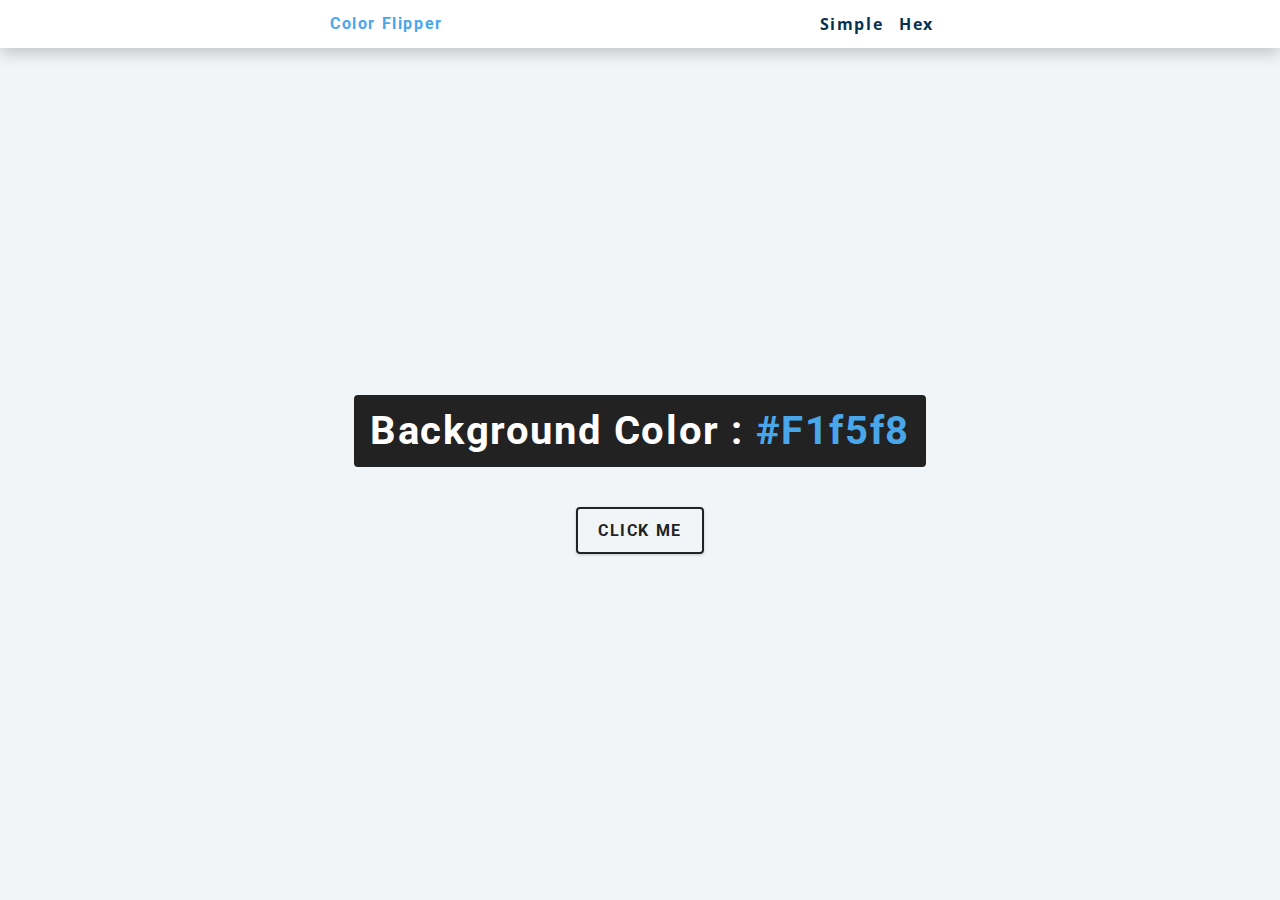
<file: 01-color-flipper/final/index.html>
<!DOCTYPE html>
<html lang="en">
  <head>
    <meta charset="UTF-8" />
    <meta name="viewport" content="width=device-width, initial-scale=1.0" />
    <title>Color Flipper || Simple</title>

    <!-- styles -->
    <link rel="stylesheet" href="styles.css" />
  </head>
  <body>
    <nav>
      <div class="nav-center">
        <h4>color flipper</h4>
        <ul class="nav-links">
          <li><a href="index.html">simple</a></li>
          <li><a href="hex.html">hex</a></li>
        </ul>
      </div>
    </nav>
    <main>
      <div class="container">
        <h2>background color : <span class="color">#f1f5f8</span></h2>
        <button class="btn btn-hero" id="btn">click me</button>
      </div>
    </main>
    <!-- javascript -->
    <script src="app.js"></script>
  </body>
</html>
</file>
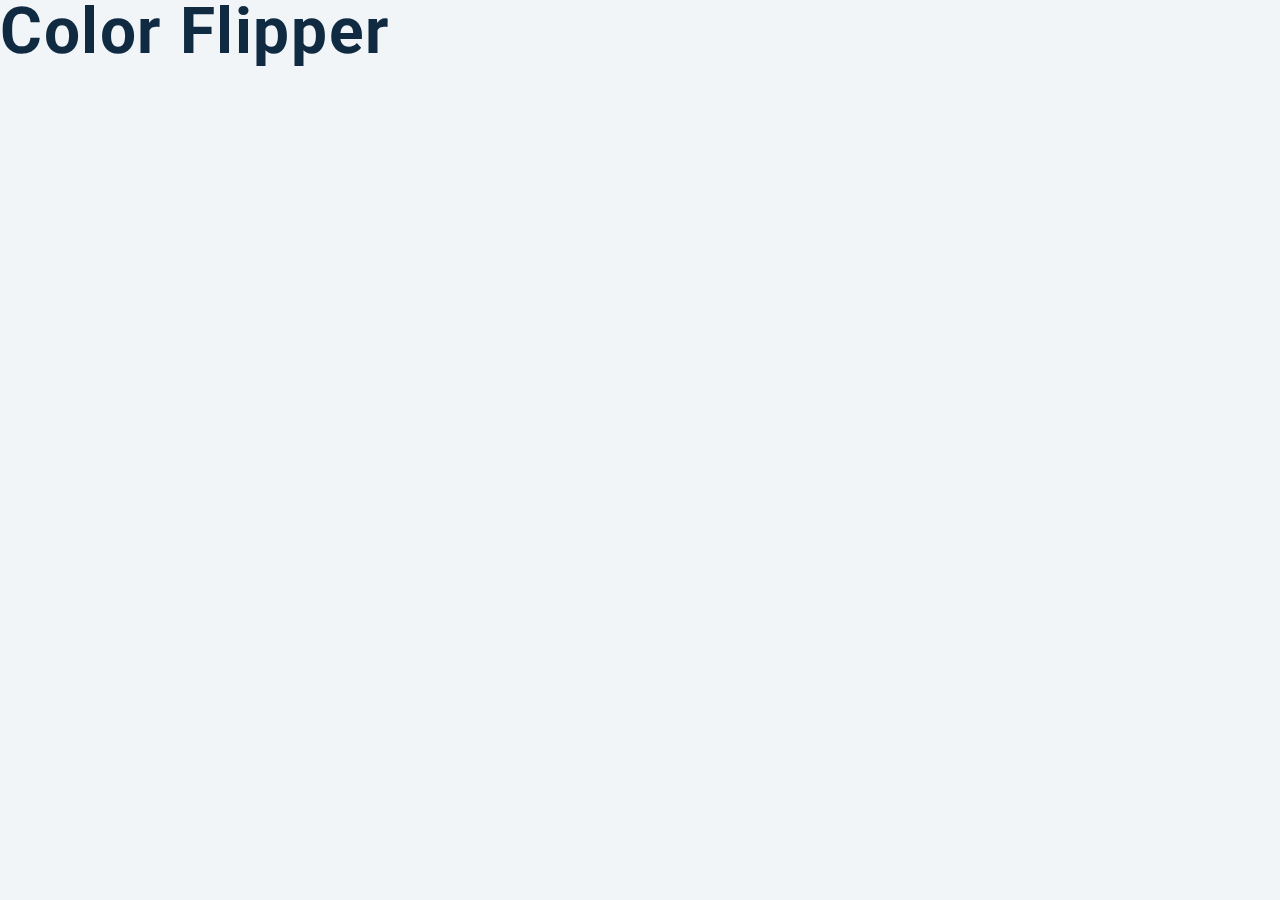
<file: 01-color-flipper/setup/index.html>
<!DOCTYPE html>
<html lang="en">
  <head>
    <meta charset="UTF-8" />
    <meta name="viewport" content="width=device-width, initial-scale=1.0" />
    <title>Color Flipper || Simple</title>

    <!-- styles -->
    <link rel="stylesheet" href="styles.css" />
  </head>
  <body>
    <h1>color flipper</h1>
    <!-- javascript -->
    <script src="app.js"></script>
  </body>
</html>
</file>
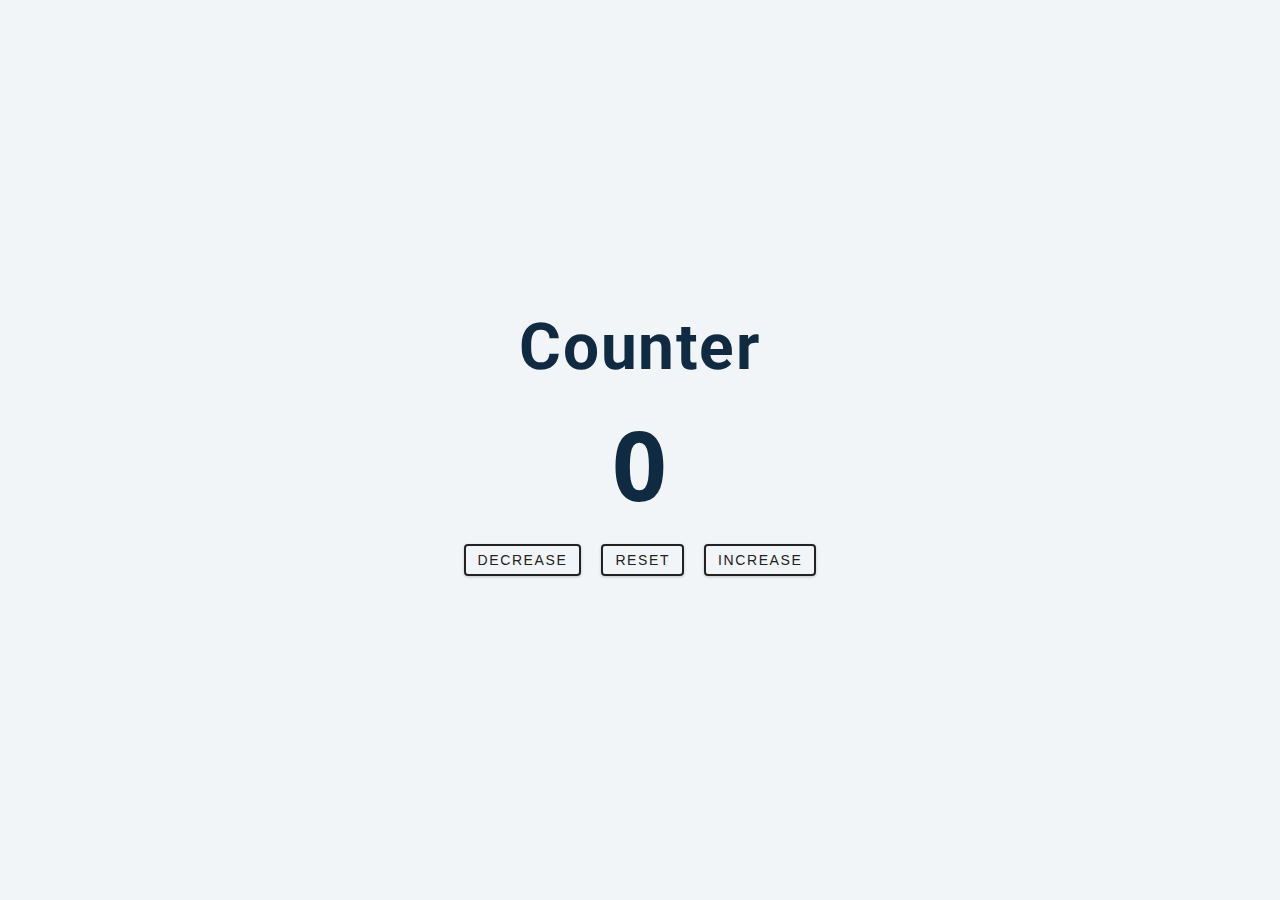
<file: 02-counter/final/index.html>
<!DOCTYPE html>
<html lang="en">
  <head>
    <meta charset="UTF-8" />
    <meta name="viewport" content="width=device-width, initial-scale=1.0" />
    <title>Counter</title>

    <!-- styles -->
    <link rel="stylesheet" href="styles.css" />
  </head>
  <body>
    <main>
      <div class="container">
        <h1>counter</h1>
        <span id="value">0</span>
        <div class="button-container">
          <button class="btn decrease">decrease</button>
          <button class="btn reset">reset</button>
          <button class="btn increase">increase</button>
        </div>
      </div>
    </main>
    <!-- javascript -->
    <script src="app.js"></script>
  </body>
</html>
</file>
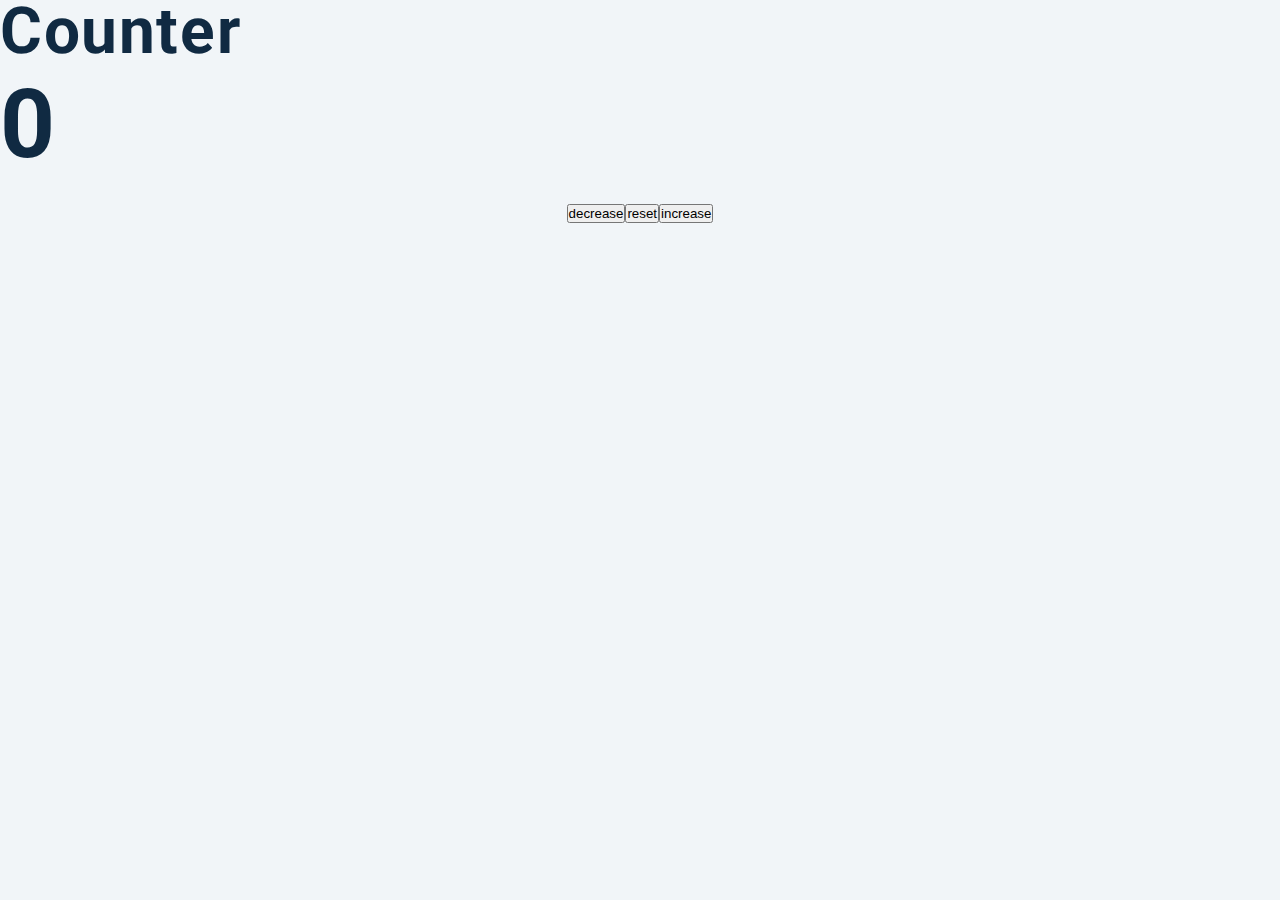
<file: 02-counter/setup/index.html>
<!DOCTYPE html>
<html lang="en">
  <head>
    <meta charset="UTF-8" />
    <meta name="viewport" content="width=device-width, initial-scale=1.0" />
    <title>Counter</title>

    <!-- styles -->
    <link rel="stylesheet" href="styles.css" />
  </head>
  <body>
    <h1>counter</h1>
    <h2 id="value">0</h2>
    <!-- buttons -->
    <div class="btn-container">
      <button id="btn-decrease">decrease</button>
      <button id="btn-reset">reset</button>
      <button id="btn-increase">increase</button>
    </div>
    <!-- javascript -->
    <script src="app.js"></script>
  </body>
</html>
</file>
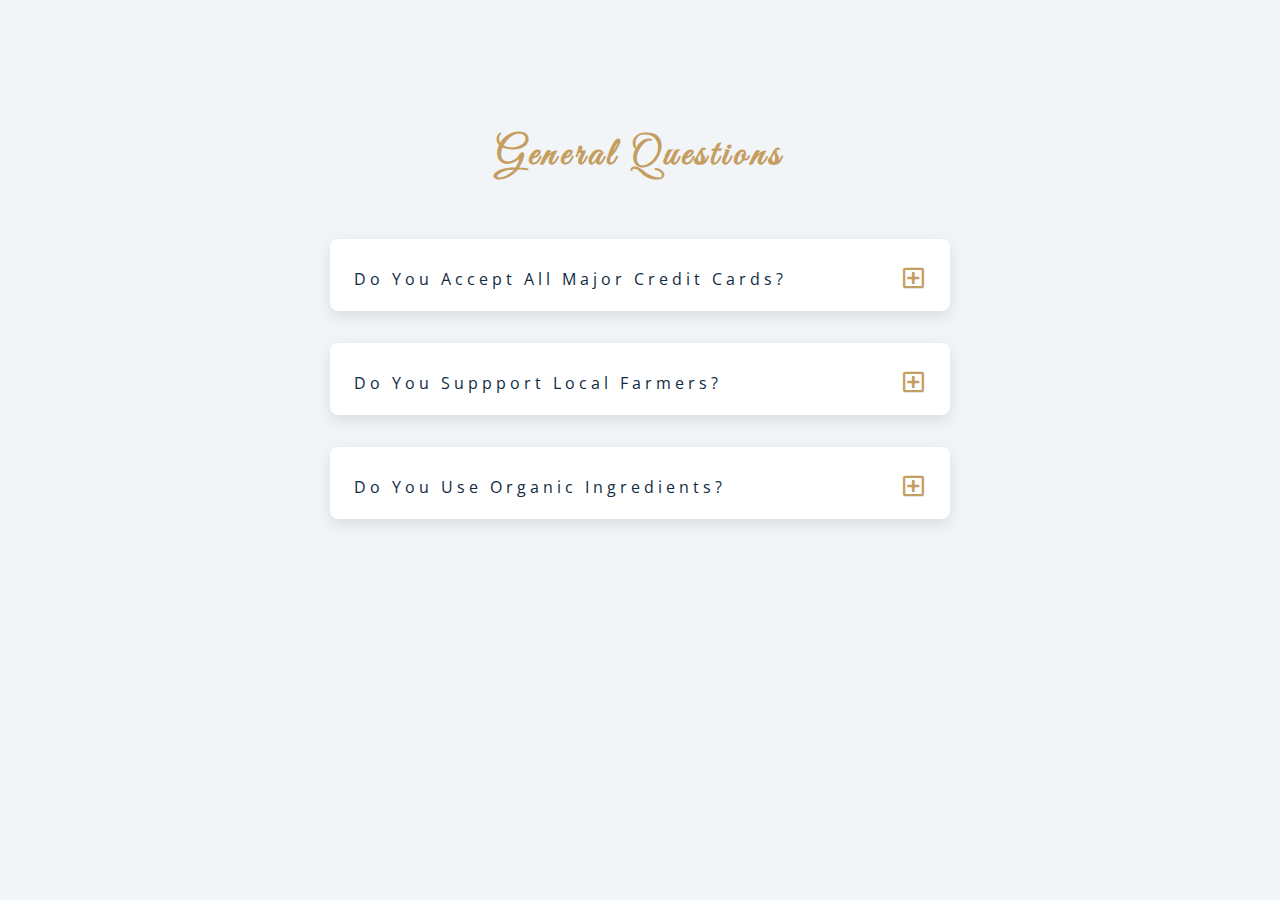
<file: 07-questions/final/index.html>
<!DOCTYPE html>
<html lang="en">
  <head>
    <meta charset="UTF-8" />
    <meta name="viewport" content="width=device-width, initial-scale=1.0" />
    <title>Q & A</title>
    <!-- font-awesome -->
    <link rel="stylesheet" href="https://cdnjs.cloudflare.com/ajax/libs/font-awesome/5.14.0/css/all.min.css" />
    <!-- extra fonts -->
    <link
      href="https://fonts.googleapis.com/css?family=Great+Vibes&display=swap"
      rel="stylesheet"
    />
    <!-- styles -->
    <link rel="stylesheet" href="styles.css" />
  </head>
  <body>
      <section class="questions">
        <!-- title -->
        <div class="title">
          <h2>general questions</h2>
        </div>
        <!-- questions -->
        <div class="section-center">
          <!-- single question -->
          <article class="question">
            <!-- question title -->
            <div class="question-title">
              <p>do you accept all major credit cards?</p>
              <button type="button" class="question-btn">
                <span class="plus-icon">
                  <i class="far fa-plus-square"></i>
                </span>
                <span class="minus-icon">
                  <i class="far fa-minus-square"></i>
                </span>
              </button>
            </div>
            <!-- question text -->
            <div class="question-text">
              <p>
                Lorem ipsum dolor sit amet, consectetur adipisicing elit. Est
                dolore illo dolores quia nemo doloribus quaerat, magni numquam
                repellat reprehenderit.
              </p>
            </div>
          </article>
          <!-- end of single question -->
          <!-- single question -->
          <article class="question">
            <!-- question title -->
            <div class="question-title">
              <p>do you suppport local farmers?</p>
              <button type="button" class="question-btn">
                <span class="plus-icon">
                  <i class="far fa-plus-square"></i>
                </span>
                <span class="minus-icon">
                  <i class="far fa-minus-square"></i>
                </span>
              </button>
            </div>
            <!-- question text -->
            <div class="question-text">
              <p>
                Lorem ipsum dolor sit amet, consectetur adipisicing elit. Est
                dolore illo dolores quia nemo doloribus quaerat, magni numquam
                repellat reprehenderit.
              </p>
            </div>
          </article>
          <!-- end of single question -->
          <!-- single question -->
          <article class="question">
            <!-- question title -->
            <div class="question-title">
              <p>do you use organic ingredients?</p>
              <!-- button -->
              <button type="button" class="question-btn">
                <span class="plus-icon">
                  <i class="far fa-plus-square"></i>
                </span>
                <span class="minus-icon">
                  <i class="far fa-minus-square"></i>
                </span>
              </button>
            </div>
            <!-- question text -->
            <div class="question-text">
              <p>
                Lorem ipsum dolor sit amet, consectetur adipisicing elit. Est
                dolore illo dolores quia nemo doloribus quaerat, magni numquam
                repellat reprehenderit.
              </p>
            </div>
          </article>
          <!-- end of single question -->
      </section>
    </main>
    <!-- javascript -->
    <script src="app.js"></script>
  </body>
</html>
</file>
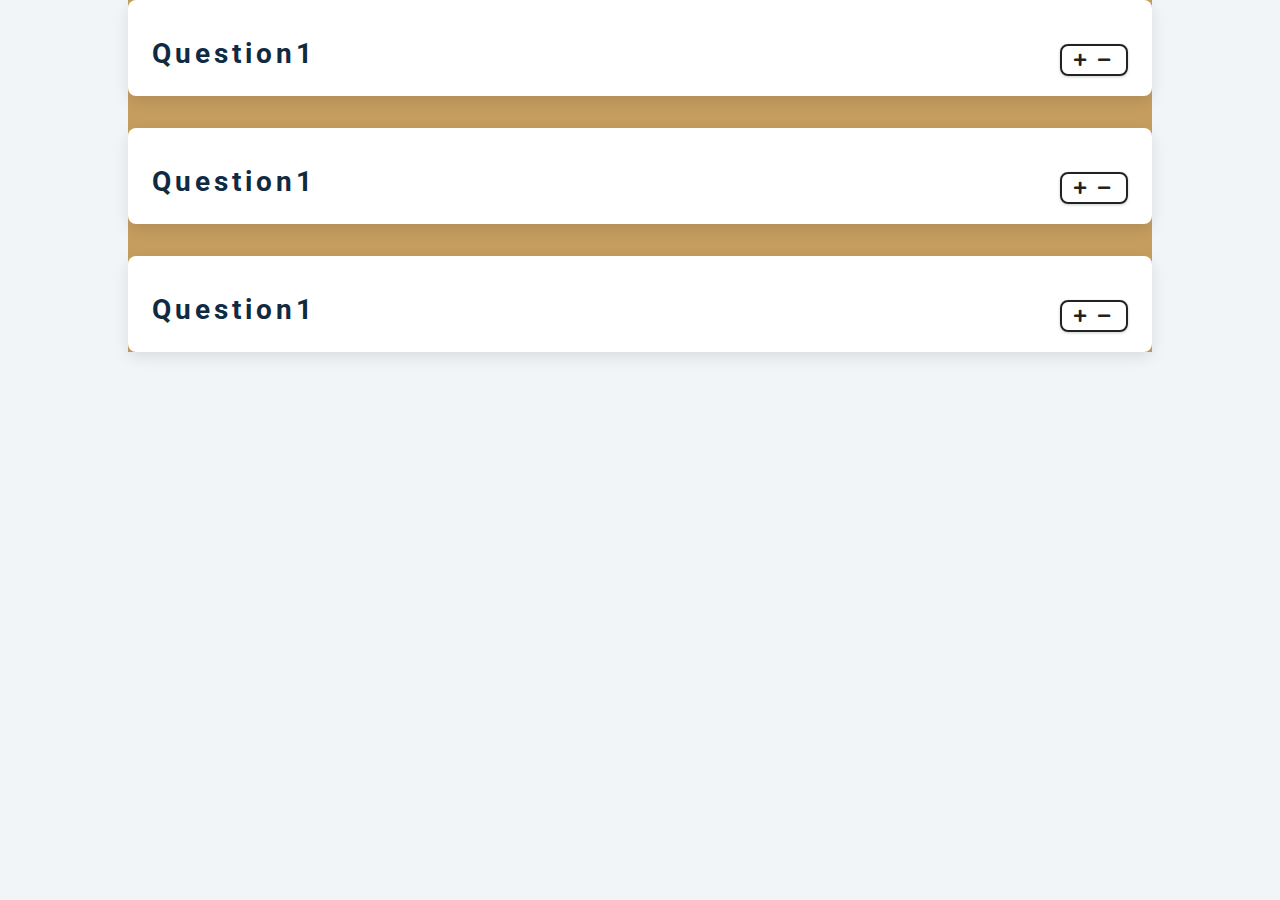
<file: 07-questions/setup/index.html>
<!DOCTYPE html>
<html lang="en">
  <head>
    <meta charset="UTF-8" />
    <meta name="viewport" content="width=device-width, initial-scale=1.0" />
    <title>Q & A</title>
    <!-- font-awesome -->
    <link
      rel="stylesheet"
      href="https://cdnjs.cloudflare.com/ajax/libs/font-awesome/5.14.0/css/all.min.css"
    />
    <!-- extra fonts -->
    <link
      href="https://fonts.googleapis.com/css?family=Great+Vibes&display=swap"
      rel="stylesheet"
    />
    <!-- styles -->
    <link rel="stylesheet" href="styles.css" />
  </head>
  <body>
    <div class="container">
      <div class="question">
        <div class="head">
          <h3>question1</h3>
          <button class="btn">
            <span class="plus">
              <i class="fas fa-plus"></i>
            </span>
            <span class="minus">
              <i class="fas fa-minus"></i>
            </span>
          </button>
        </div>
        <div class="content">content</div>
      </div>
      <div class="question">
        <div class="head">
          <h3>question1</h3>
          <button class="btn">
            <span class="plus">
              <i class="fas fa-plus"></i>
            </span>
            <span class="minus">
              <i class="fas fa-minus"></i>
            </span>
          </button>
        </div>
        <div class="content">content</div>
      </div>
      <div class="question">
        <div class="head">
          <h3>question1</h3>
          <button class="btn">
            <span class="plus">
              <i class="fas fa-plus"></i>
            </span>
            <span class="minus">
              <i class="fas fa-minus"></i>
            </span>
          </button>
        </div>
        <div class="content">content</div>
      </div>
    </div>
    <!-- javascript -->
    <script src="app.js"></script>
  </body>
</html>
</file>
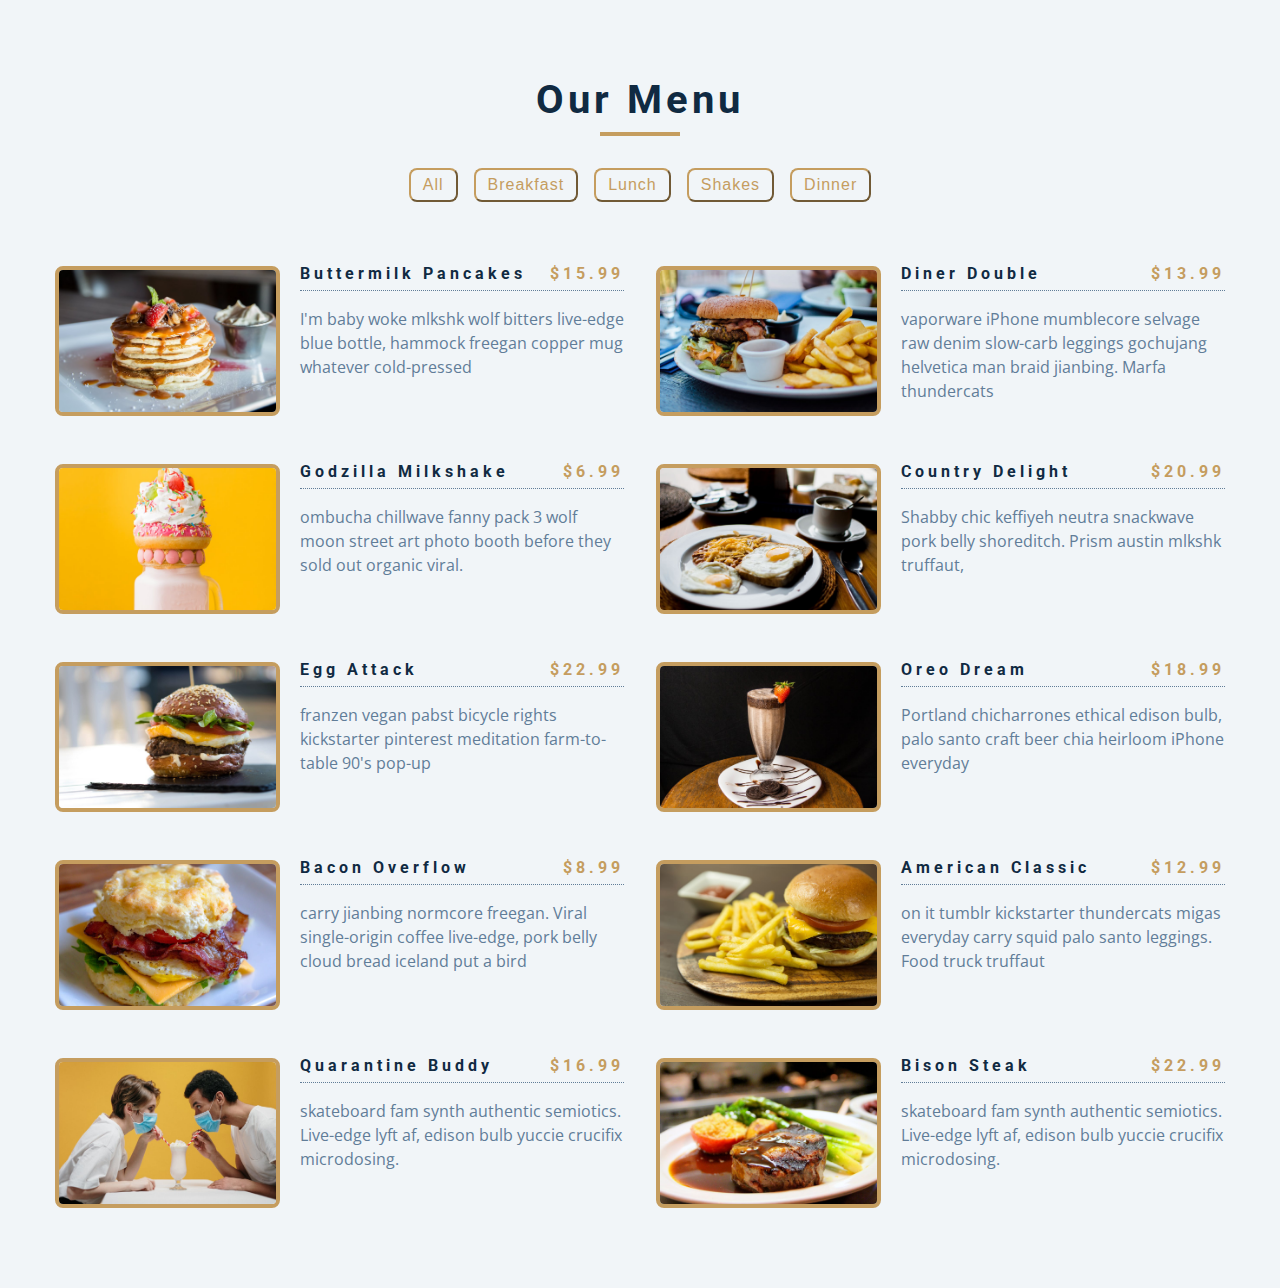
<file: 08-menu/final/index.html>
<!DOCTYPE html>
<html lang="en">
  <head>
    <meta charset="UTF-8" />
    <meta name="viewport" content="width=device-width, initial-scale=1.0" />
    <title>Menu</title>
    <!-- font-awesome -->
    <link
      rel="stylesheet"
      href="https://cdnjs.cloudflare.com/ajax/libs/font-awesome/5.14.0/css/all.min.css"
    />
    <!-- styles -->
    <link rel="stylesheet" href="styles.css" />
  </head>
  <body>
    <section class="menu">
      <!-- title -->
      <div class="title">
        <h2>our menu</h2>
        <div class="underline"></div>
      </div>
      <!-- filter buttons -->
      <div class="btn-container">
        <!-- <button type="button" class="filter-btn" data-id="all">all</button>
        <button type="button" class="filter-btn" data-id="breakfast">
          breakfast
        </button>
        <button type="button" class="filter-btn" data-id="lunch">lunch</button>
        <button type="button" class="filter-btn" data-id="shakes">
          shakes
        </button> -->
      </div>
      <!-- menu items -->
      <div class="section-center">
        <!-- single item -->
        <article class="menu-item">
          <img src="./menu-item.jpeg" alt="menu item" class="photo" />
          <div class="item-info">
            <header>
              <h4>buttermilk pancakes</h4>
              <h4 class="price">$15</h4>
            </header>
            <p class="item-text">
              Lorem ipsum dolor sit amet consectetur adipisicing elit.
              Repudiandae, sint quam. Et reprehenderit fugiat nesciunt inventore
              laboriosam excepturi! Quo, officia.
            </p>
          </div>
        </article>
        <!-- end of single item -->
        <!-- single item -->
        <article class="menu-item">
          <img src="./menu-item.jpeg" alt="menu item" class="photo" />
          <div class="item-info">
            <header>
              <h4>buttermilk pancakes</h4>
              <h4 class="price">$15</h4>
            </header>
            <p class="item-text">
              Lorem ipsum dolor sit amet consectetur adipisicing elit.
              Repudiandae, sint quam. Et reprehenderit fugiat nesciunt inventore
              laboriosam excepturi! Quo, officia.
            </p>
          </div>
        </article>
        <!-- end of single item -->
        <!-- single item -->
        <article class="menu-item">
          <img src="./menu-item.jpeg" alt="menu item" class="photo" />
          <div class="item-info">
            <header>
              <h4>buttermilk pancakes</h4>
              <h4 class="price">$15</h4>
            </header>
            <p class="item-text">
              Lorem ipsum dolor sit amet consectetur adipisicing elit.
              Repudiandae, sint quam. Et reprehenderit fugiat nesciunt inventore
              laboriosam excepturi! Quo, officia.
            </p>
          </div>
        </article>
        <!-- end of single item -->
      </div>
    </section>
    <!-- javascript -->
    <script src="app.js"></script>
  </body>
</html>
</file>
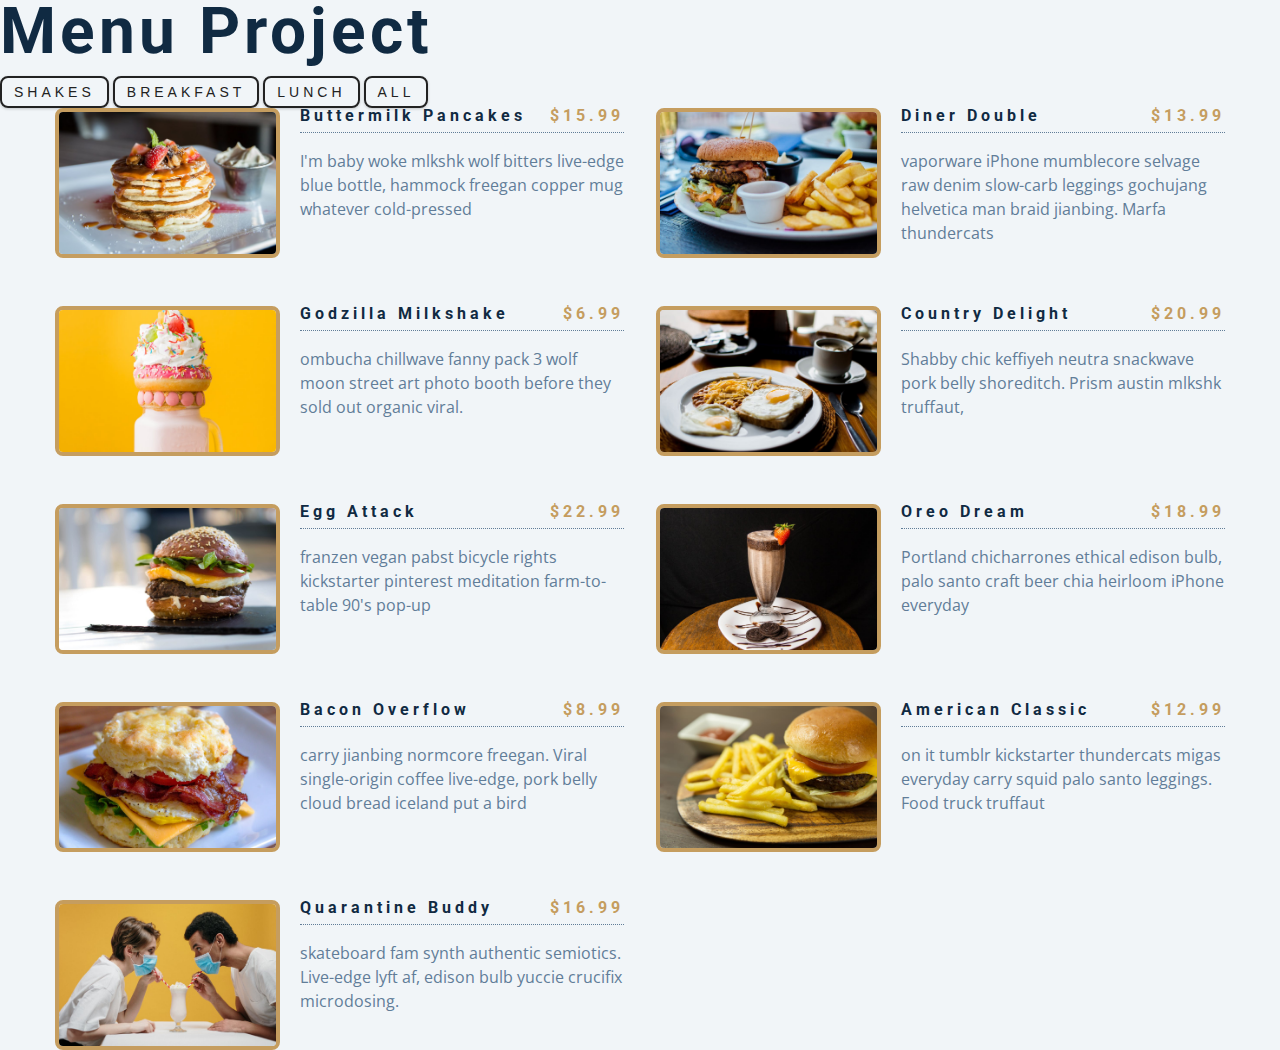
<file: 08-menu/setup/index.html>
<!DOCTYPE html>
<html lang="en">
  <head>
    <meta charset="UTF-8" />
    <meta name="viewport" content="width=device-width, initial-scale=1.0" />
    <title>Starter</title>
    <!-- font-awesome -->
    <link
      rel="stylesheet"
      href="https://cdnjs.cloudflare.com/ajax/libs/font-awesome/5.14.0/css/all.min.css"
    />
    <!-- styles -->
    <link rel="stylesheet" href="styles.css" />
  </head>
  <body>
    <h1>menu project</h1>
    <!-- javascript -->
    <div>
      <button class="btn btn--shakes" data-test="shakes">shakes</button>
      <button class="btn btn--breakfast" data-test="breakfast">
        breakfast
      </button>
      <button class="btn btn--breakfast" data-test="lunch">lunch</button>
      <button class="btn btn--breakfast" data-test="all">all</button>
    </div>
    <div class="section-center"></div>
    <script src="1-basic.js"></script>
  </body>
</html>
</file>
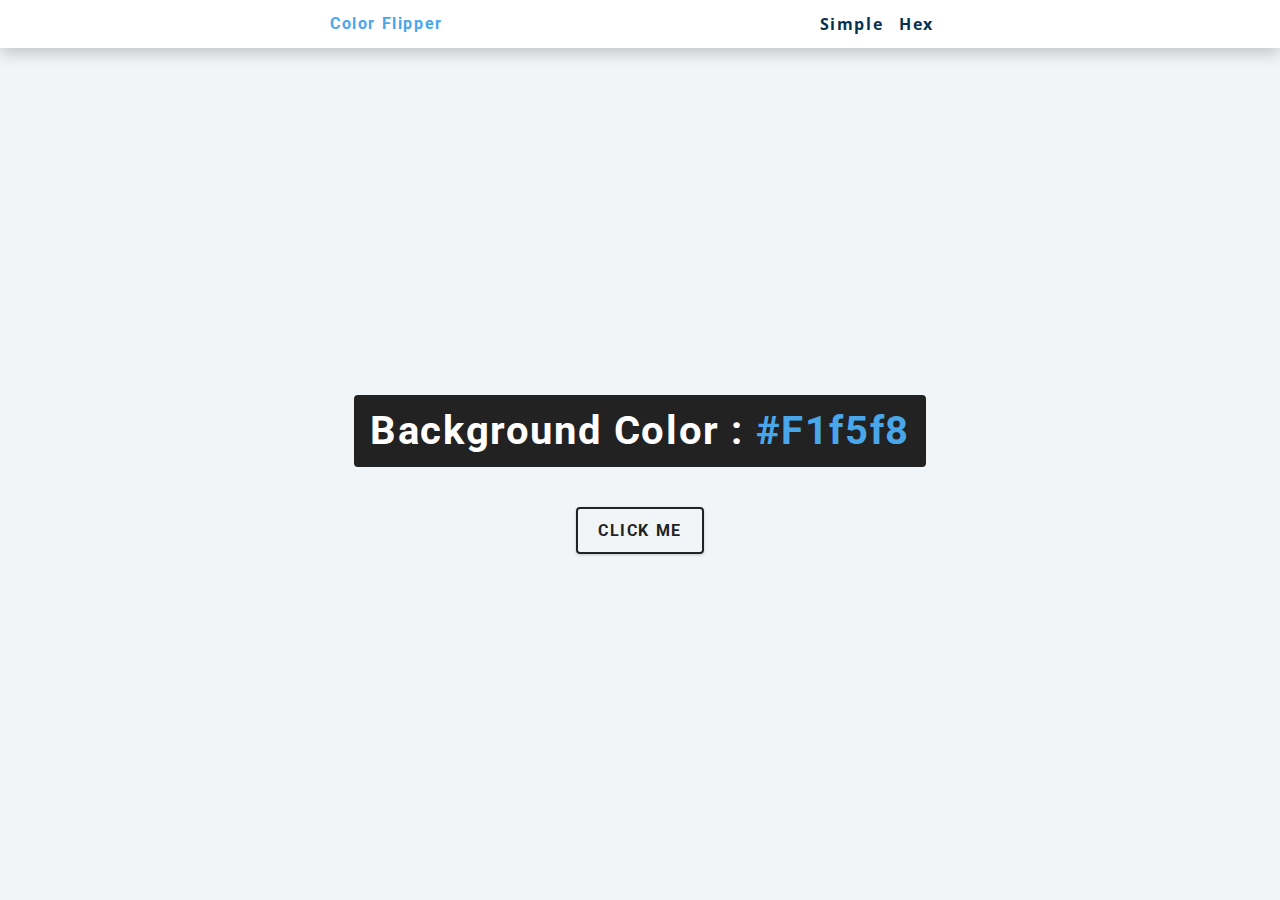
<file: 01-color-flipper/final/hex.html>
<!DOCTYPE html>
<html lang="en">
  <head>
    <meta charset="UTF-8" />
    <meta name="viewport" content="width=device-width, initial-scale=1.0" />
    <title>Color Flipper || Hex</title>

    <!-- styles -->
    <link rel="stylesheet" href="styles.css" />
  </head>

  <body>
    <nav>
      <div class="nav-center">
        <h4>color flipper</h4>
        <ul class="nav-links">
          <li><a href="index.html">simple</a></li>
          <li><a href="hex.html">hex</a></li>
        </ul>
      </div>
    </nav>
    <main>
      <div class="container">
        <h2>background color : <span class="color">#f1f5f8</span></h2>
        <button class="btn btn-hero" id="btn">click me</button>
      </div>
    </main>
    <!-- javascript -->
    <script src="hex.js"></script>
  </body>
</html>
</file>
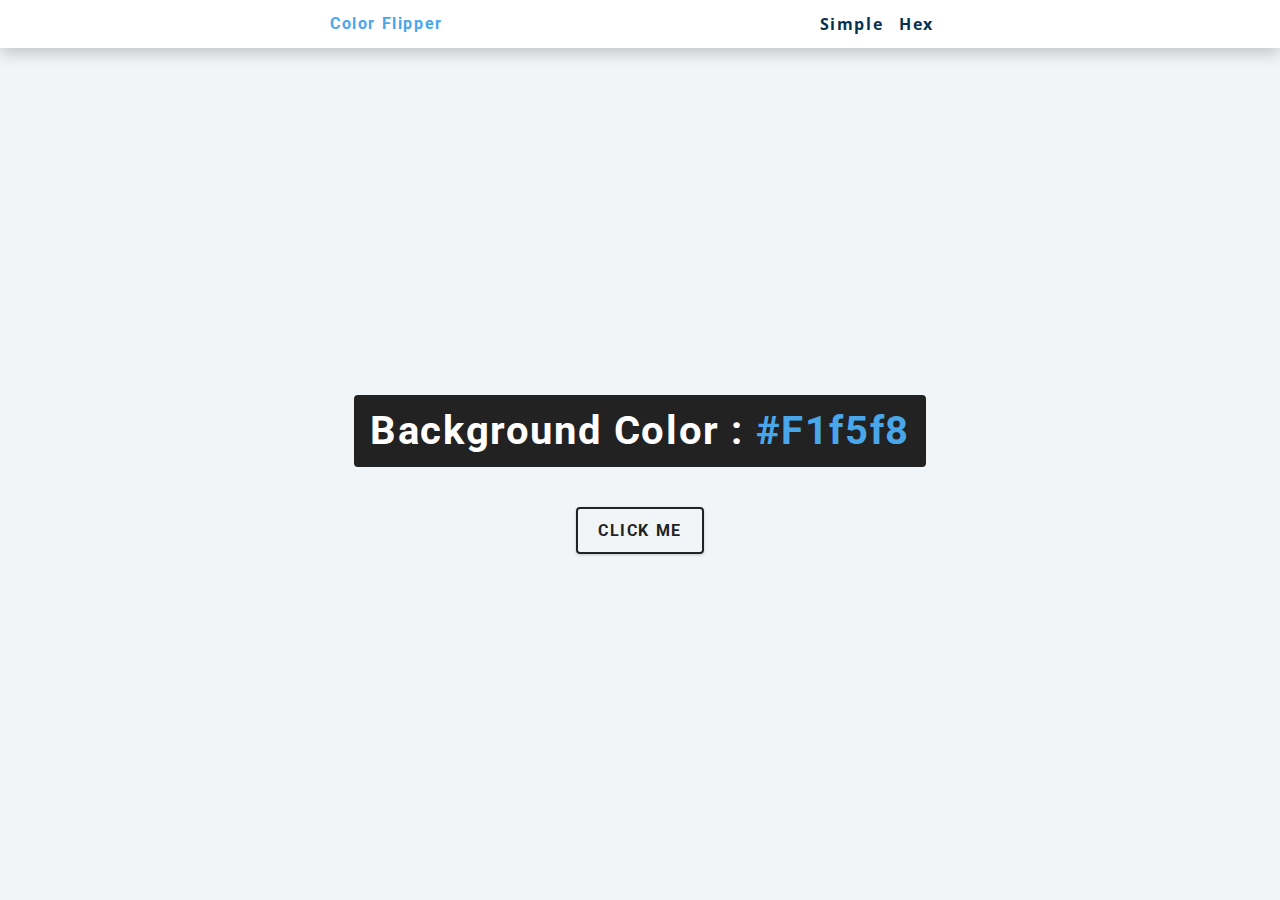
<file: 01-color-flipper/setup/hex.html>
<!DOCTYPE html>
<html lang="en">
  <head>
    <meta charset="UTF-8" />
    <meta name="viewport" content="width=device-width, initial-scale=1.0" />
    <title>
      Color Flipper || Simple
    </title>

    <!-- styles -->
    <link rel="stylesheet" href="styles.css" />
  </head>

  <body>
    <nav>
      <div class="nav-center">
        <h4>color flipper</h4>
        <ul class="nav-links">
          <li><a href="index.html">simple</a></li>
          <li><a href="hex.html">hex</a></li>
        </ul>
      </div>
    </nav>
    <main>
      <div class="container">
        <h2>background color : <span class="color">#f1f5f8</span></h2>
        <button class="btn btn-hero" id="btn">click me</button>
      </div>
    </main>
    <!-- javascript -->
    <script src="hex.js"></script>
  </body>
</html>
</file>
<file: 01-color-flipper/final/styles.css>
/*
=============== 
Fonts
===============
*/
@import url("https://fonts.googleapis.com/css?family=Open+Sans|Roboto:400,700&display=swap");

/*
=============== 
Variables
===============
*/

:root {
  /* dark shades of primary color*/
  --clr-primary-1: hsl(205, 86%, 17%);
  --clr-primary-2: hsl(205, 77%, 27%);
  --clr-primary-3: hsl(205, 72%, 37%);
  --clr-primary-4: hsl(205, 63%, 48%);
  /* primary/main color */
  --clr-primary-5: hsl(205, 78%, 60%);
  /* lighter shades of primary color */
  --clr-primary-6: hsl(205, 89%, 70%);
  --clr-primary-7: hsl(205, 90%, 76%);
  --clr-primary-8: hsl(205, 86%, 81%);
  --clr-primary-9: hsl(205, 90%, 88%);
  --clr-primary-10: hsl(205, 100%, 96%);
  /* darkest grey - used for headings */
  --clr-grey-1: hsl(209, 61%, 16%);
  --clr-grey-2: hsl(211, 39%, 23%);
  --clr-grey-3: hsl(209, 34%, 30%);
  --clr-grey-4: hsl(209, 28%, 39%);
  /* grey used for paragraphs */
  --clr-grey-5: hsl(210, 22%, 49%);
  --clr-grey-6: hsl(209, 23%, 60%);
  --clr-grey-7: hsl(211, 27%, 70%);
  --clr-grey-8: hsl(210, 31%, 80%);
  --clr-grey-9: hsl(212, 33%, 89%);
  --clr-grey-10: hsl(210, 36%, 96%);
  --clr-white: #fff;
  --clr-red-dark: hsl(360, 67%, 44%);
  --clr-red-light: hsl(360, 71%, 66%);
  --clr-green-dark: hsl(125, 67%, 44%);
  --clr-green-light: hsl(125, 71%, 66%);
  --clr-black: #222;
  --ff-primary: "Roboto", sans-serif;
  --ff-secondary: "Open Sans", sans-serif;
  --transition: all 0.3s linear;
  --spacing: 0.1rem;
  --radius: 0.25rem;
  --light-shadow: 0 5px 15px rgba(0, 0, 0, 0.1);
  --dark-shadow: 0 5px 15px rgba(0, 0, 0, 0.2);
  --max-width: 1170px;
  --fixed-width: 620px;
}
/*
=============== 
Global Styles
===============
*/

*,
::after,
::before {
  margin: 0;
  padding: 0;
  box-sizing: border-box;
}
body {
  font-family: var(--ff-secondary);
  background: var(--clr-grey-10);
  color: var(--clr-grey-1);
  line-height: 1.5;
  font-size: 0.875rem;
}
ul {
  list-style-type: none;
}
a {
  text-decoration: none;
}
h1,
h2,
h3,
h4 {
  letter-spacing: var(--spacing);
  text-transform: capitalize;
  line-height: 1.25;
  margin-bottom: 0.75rem;
  font-family: var(--ff-primary);
}
h1 {
  font-size: 3rem;
}
h2 {
  font-size: 2rem;
}
h3 {
  font-size: 1.25rem;
}
h4 {
  font-size: 0.875rem;
}
p {
  margin-bottom: 1.25rem;
  color: var(--clr-grey-5);
}
@media screen and (min-width: 800px) {
  h1 {
    font-size: 4rem;
  }
  h2 {
    font-size: 2.5rem;
  }
  h3 {
    font-size: 1.75rem;
  }
  h4 {
    font-size: 1rem;
  }
  body {
    font-size: 1rem;
  }
  h1,
  h2,
  h3,
  h4 {
    line-height: 1;
  }
}
/*  global classes */

/* section */
.section {
  padding: 5rem 0;
}

.section-center {
  width: 90vw;
  margin: 0 auto;
  max-width: 1170px;
}
@media screen and (min-width: 992px) {
  .section-center {
    width: 95vw;
  }
}
main {
  min-height: 100vh;
  display: grid;
  place-items: center;
}

/*
=============== 
Nav
===============
*/
nav {
  background: var(--clr-white);
  height: 3rem;
  display: grid;
  align-items: center;
  box-shadow: var(--dark-shadow);
}
.nav-center {
  width: 90vw;
  max-width: var(--fixed-width);
  margin: 0 auto;
  display: flex;
  align-items: center;
  justify-content: space-between;
}
.nav-center h4 {
  margin-bottom: 0;
  color: var(--clr-primary-5);
}
.nav-links {
  display: flex;
}
nav a {
  text-transform: capitalize;
  font-weight: 700;
  font-size: 1rem;
  color: var(--clr-primary-1);
  letter-spacing: var(--spacing);
  margin-right: 1rem;
}
nav a:hover {
  color: var(--clr-primary-5);
}
/*
=============== 
Container
===============
*/
main {
  min-height: calc(100vh - 3rem);
  display: grid;
  place-items: center;
}
.container {
  text-align: center;
}
.container h2 {
  background: var(--clr-black);
  color: var(--clr-white);
  padding: 1rem;
  border-radius: var(--radius);
  margin-bottom: 2.5rem;
}
.color {
  color: var(--clr-primary-5);
}
.btn-hero {
  font-family: var(--ff-primary);
  text-transform: uppercase;
  background: transparent;
  color: var(--clr-black);
  letter-spacing: var(--spacing);
  display: inline-block;
  font-weight: 700;
  transition: var(--transition);
  border: 2px solid var(--clr-black);
  cursor: pointer;
  box-shadow: 0 1px 3px rgba(0, 0, 0, 0.2);
  border-radius: var(--radius);
  font-size: 1rem;
  padding: 0.75rem 1.25rem;
}
.btn-hero:hover {
  color: var(--clr-white);
  background: var(--clr-black);
}
</file>
<file: 01-color-flipper/setup/styles.css>
/*
=============== 
Fonts
===============
*/
@import url("https://fonts.googleapis.com/css?family=Open+Sans|Roboto:400,700&display=swap");

/*
=============== 
Variables
===============
*/

:root {
  /* dark shades of primary color*/
  --clr-primary-1: hsl(205, 86%, 17%);
  --clr-primary-2: hsl(205, 77%, 27%);
  --clr-primary-3: hsl(205, 72%, 37%);
  --clr-primary-4: hsl(205, 63%, 48%);
  /* primary/main color */
  --clr-primary-5: hsl(205, 78%, 60%);
  /* lighter shades of primary color */
  --clr-primary-6: hsl(205, 89%, 70%);
  --clr-primary-7: hsl(205, 90%, 76%);
  --clr-primary-8: hsl(205, 86%, 81%);
  --clr-primary-9: hsl(205, 90%, 88%);
  --clr-primary-10: hsl(205, 100%, 96%);
  /* darkest grey - used for headings */
  --clr-grey-1: hsl(209, 61%, 16%);
  --clr-grey-2: hsl(211, 39%, 23%);
  --clr-grey-3: hsl(209, 34%, 30%);
  --clr-grey-4: hsl(209, 28%, 39%);
  /* grey used for paragraphs */
  --clr-grey-5: hsl(210, 22%, 49%);
  --clr-grey-6: hsl(209, 23%, 60%);
  --clr-grey-7: hsl(211, 27%, 70%);
  --clr-grey-8: hsl(210, 31%, 80%);
  --clr-grey-9: hsl(212, 33%, 89%);
  --clr-grey-10: hsl(210, 36%, 96%);
  --clr-white: #fff;
  --clr-red-dark: hsl(360, 67%, 44%);
  --clr-red-light: hsl(360, 71%, 66%);
  --clr-green-dark: hsl(125, 67%, 44%);
  --clr-green-light: hsl(125, 71%, 66%);
  --clr-black: #222;
  --ff-primary: "Roboto", sans-serif;
  --ff-secondary: "Open Sans", sans-serif;
  --transition: all 0.3s linear;
  --spacing: 0.1rem;
  --radius: 0.25rem;
  --light-shadow: 0 5px 15px rgba(0, 0, 0, 0.1);
  --dark-shadow: 0 5px 15px rgba(0, 0, 0, 0.2);
  --max-width: 1170px;
  --fixed-width: 620px;
}
/*
=============== 
Global Styles
===============
*/

*,
::after,
::before {
  margin: 0;
  padding: 0;
  box-sizing: border-box;
}
body {
  font-family: var(--ff-secondary);
  background: var(--clr-grey-10);
  color: var(--clr-grey-1);
  line-height: 1.5;
  font-size: 0.875rem;
}
ul {
  list-style-type: none;
}
a {
  text-decoration: none;
}
h1,
h2,
h3,
h4 {
  letter-spacing: var(--spacing);
  text-transform: capitalize;
  line-height: 1.25;
  margin-bottom: 0.75rem;
  font-family: var(--ff-primary);
}
h1 {
  font-size: 3rem;
}
h2 {
  font-size: 2rem;
}
h3 {
  font-size: 1.25rem;
}
h4 {
  font-size: 0.875rem;
}
p {
  margin-bottom: 1.25rem;
  color: var(--clr-grey-5);
}
@media screen and (min-width: 800px) {
  h1 {
    font-size: 4rem;
  }
  h2 {
    font-size: 2.5rem;
  }
  h3 {
    font-size: 1.75rem;
  }
  h4 {
    font-size: 1rem;
  }
  body {
    font-size: 1rem;
  }
  h1,
  h2,
  h3,
  h4 {
    line-height: 1;
  }
}
/*  global classes */

/* section */
.section {
  padding: 5rem 0;
}

.section-center {
  width: 90vw;
  margin: 0 auto;
  max-width: 1170px;
}
@media screen and (min-width: 992px) {
  .section-center {
    width: 95vw;
  }
}
main {
  min-height: 100vh;
  display: grid;
  place-items: center;
}

/*
=============== 
Nav
===============
*/
nav {
  background: var(--clr-white);
  height: 3rem;
  display: grid;
  align-items: center;
  box-shadow: var(--dark-shadow);
}
.nav-center {
  width: 90vw;
  max-width: var(--fixed-width);
  margin: 0 auto;
  display: flex;
  align-items: center;
  justify-content: space-between;
}
.nav-center h4 {
  margin-bottom: 0;
  color: var(--clr-primary-5);
}
.nav-links {
  display: flex;
}
nav a {
  text-transform: capitalize;
  font-weight: 700;
  font-size: 1rem;
  color: var(--clr-primary-1);
  letter-spacing: var(--spacing);
  margin-right: 1rem;
}
nav a:hover {
  color: var(--clr-primary-5);
}
/*
=============== 
Container
===============
*/
main {
  min-height: calc(100vh - 3rem);
  display: grid;
  place-items: center;
}
.container {
  text-align: center;
}
.container h2 {
  background: var(--clr-black);
  color: var(--clr-white);
  padding: 1rem;
  border-radius: var(--radius);
  margin-bottom: 2.5rem;
}
.color {
  color: var(--clr-primary-5);
}
.btn-hero {
  font-family: var(--ff-primary);
  text-transform: uppercase;
  background: transparent;
  color: var(--clr-black);
  letter-spacing: var(--spacing);
  display: inline-block;
  font-weight: 700;
  transition: var(--transition);
  border: 2px solid var(--clr-black);
  cursor: pointer;
  box-shadow: 0 1px 3px rgba(0, 0, 0, 0.2);
  border-radius: var(--radius);
  font-size: 1rem;
  padding: 0.75rem 1.25rem;
}
.btn-hero:hover {
  color: var(--clr-white);
  background: var(--clr-black);
}
</file>
<file: 02-counter/final/styles.css>
/*
=============== 
Fonts
===============
*/
@import url("https://fonts.googleapis.com/css?family=Open+Sans|Roboto:400,700&display=swap");

/*
=============== 
Variables
===============
*/

:root {
  /* dark shades of primary color*/
  --clr-primary-1: hsl(205, 86%, 17%);
  --clr-primary-2: hsl(205, 77%, 27%);
  --clr-primary-3: hsl(205, 72%, 37%);
  --clr-primary-4: hsl(205, 63%, 48%);
  /* primary/main color */
  --clr-primary-5: hsl(205, 78%, 60%);
  /* lighter shades of primary color */
  --clr-primary-6: hsl(205, 89%, 70%);
  --clr-primary-7: hsl(205, 90%, 76%);
  --clr-primary-8: hsl(205, 86%, 81%);
  --clr-primary-9: hsl(205, 90%, 88%);
  --clr-primary-10: hsl(205, 100%, 96%);
  /* darkest grey - used for headings */
  --clr-grey-1: hsl(209, 61%, 16%);
  --clr-grey-2: hsl(211, 39%, 23%);
  --clr-grey-3: hsl(209, 34%, 30%);
  --clr-grey-4: hsl(209, 28%, 39%);
  /* grey used for paragraphs */
  --clr-grey-5: hsl(210, 22%, 49%);
  --clr-grey-6: hsl(209, 23%, 60%);
  --clr-grey-7: hsl(211, 27%, 70%);
  --clr-grey-8: hsl(210, 31%, 80%);
  --clr-grey-9: hsl(212, 33%, 89%);
  --clr-grey-10: hsl(210, 36%, 96%);
  --clr-white: #fff;
  --clr-red-dark: hsl(360, 67%, 44%);
  --clr-red-light: hsl(360, 71%, 66%);
  --clr-green-dark: hsl(125, 67%, 44%);
  --clr-green-light: hsl(125, 71%, 66%);
  --clr-black: #222;
  --ff-primary: "Roboto", sans-serif;
  --ff-secondary: "Open Sans", sans-serif;
  --transition: all 0.3s linear;
  --spacing: 0.1rem;
  --radius: 0.25rem;
  --light-shadow: 0 5px 15px rgba(0, 0, 0, 0.1);
  --dark-shadow: 0 5px 15px rgba(0, 0, 0, 0.2);
  --max-width: 1170px;
  --fixed-width: 620px;
}
/*
=============== 
Global Styles
===============
*/

*,
::after,
::before {
  margin: 0;
  padding: 0;
  box-sizing: border-box;
}
body {
  font-family: var(--ff-secondary);
  background: var(--clr-grey-10);
  color: var(--clr-grey-1);
  line-height: 1.5;
  font-size: 0.875rem;
}
ul {
  list-style-type: none;
}
a {
  text-decoration: none;
}
h1,
h2,
h3,
h4 {
  letter-spacing: var(--spacing);
  text-transform: capitalize;
  line-height: 1.25;
  margin-bottom: 0.75rem;
  font-family: var(--ff-primary);
}
h1 {
  font-size: 3rem;
}
h2 {
  font-size: 2rem;
}
h3 {
  font-size: 1.25rem;
}
h4 {
  font-size: 0.875rem;
}
p {
  margin-bottom: 1.25rem;
  color: var(--clr-grey-5);
}
@media screen and (min-width: 800px) {
  h1 {
    font-size: 4rem;
  }
  h2 {
    font-size: 2.5rem;
  }
  h3 {
    font-size: 1.75rem;
  }
  h4 {
    font-size: 1rem;
  }
  body {
    font-size: 1rem;
  }
  h1,
  h2,
  h3,
  h4 {
    line-height: 1;
  }
}
/*  global classes */

/* section */
.section {
  padding: 5rem 0;
}

.section-center {
  width: 90vw;
  margin: 0 auto;
  max-width: 1170px;
}
@media screen and (min-width: 992px) {
  .section-center {
    width: 95vw;
  }
}
main {
  min-height: 100vh;
  display: grid;
  place-items: center;
}

/*
=============== 
Counter
===============
*/

main {
  min-height: 100vh;
  display: grid;
  place-items: center;
}
.container {
  text-align: center;
}
#value {
  font-size: 6rem;
  font-weight: bold;
}
.btn {
  text-transform: uppercase;
  background: transparent;
  color: var(--clr-black);
  padding: 0.375rem 0.75rem;
  letter-spacing: var(--spacing);
  display: inline-block;
  transition: var(--transition);
  font-size: 0.875rem;
  border: 2px solid var(--clr-black);
  cursor: pointer;
  box-shadow: 0 1px 3px rgba(0, 0, 0, 0.2);
  border-radius: var(--radius);
  margin: 0.5rem;
}
.btn:hover {
  color: var(--clr-white);
  background: var(--clr-black);
}
</file>
<file: 02-counter/setup/styles.css>
/*
=============== 
Fonts
===============
*/
@import url('https://fonts.googleapis.com/css?family=Open+Sans|Roboto:400,700&display=swap');

/*
=============== 
Variables
===============
*/

:root {
  /* dark shades of primary color*/
  --clr-primary-1: hsl(205, 86%, 17%);
  --clr-primary-2: hsl(205, 77%, 27%);
  --clr-primary-3: hsl(205, 72%, 37%);
  --clr-primary-4: hsl(205, 63%, 48%);
  /* primary/main color */
  --clr-primary-5: hsl(205, 78%, 60%);
  /* lighter shades of primary color */
  --clr-primary-6: hsl(205, 89%, 70%);
  --clr-primary-7: hsl(205, 90%, 76%);
  --clr-primary-8: hsl(205, 86%, 81%);
  --clr-primary-9: hsl(205, 90%, 88%);
  --clr-primary-10: hsl(205, 100%, 96%);
  /* darkest grey - used for headings */
  --clr-grey-1: hsl(209, 61%, 16%);
  --clr-grey-2: hsl(211, 39%, 23%);
  --clr-grey-3: hsl(209, 34%, 30%);
  --clr-grey-4: hsl(209, 28%, 39%);
  /* grey used for paragraphs */
  --clr-grey-5: hsl(210, 22%, 49%);
  --clr-grey-6: hsl(209, 23%, 60%);
  --clr-grey-7: hsl(211, 27%, 70%);
  --clr-grey-8: hsl(210, 31%, 80%);
  --clr-grey-9: hsl(212, 33%, 89%);
  --clr-grey-10: hsl(210, 36%, 96%);
  --clr-white: #fff;
  --clr-red-dark: hsl(360, 67%, 44%);
  --clr-red-light: hsl(360, 71%, 66%);
  --clr-green-dark: hsl(125, 67%, 44%);
  --clr-green-light: hsl(125, 71%, 66%);
  --clr-black: #222;
  --ff-primary: 'Roboto', sans-serif;
  --ff-secondary: 'Open Sans', sans-serif;
  --transition: all 0.3s linear;
  --spacing: 0.1rem;
  --radius: 0.25rem;
  --light-shadow: 0 5px 15px rgba(0, 0, 0, 0.1);
  --dark-shadow: 0 5px 15px rgba(0, 0, 0, 0.2);
  --max-width: 1170px;
  --fixed-width: 620px;
}
/*
=============== 
Global Styles
===============
*/

*,
::after,
::before {
  margin: 0;
  padding: 0;
  box-sizing: border-box;
}
body {
  font-family: var(--ff-secondary);
  background: var(--clr-grey-10);
  color: var(--clr-grey-1);
  line-height: 1.5;
  font-size: 0.875rem;
}
ul {
  list-style-type: none;
}
a {
  text-decoration: none;
}
h1,
h2,
h3,
h4 {
  letter-spacing: var(--spacing);
  text-transform: capitalize;
  line-height: 1.25;
  margin-bottom: 0.75rem;
  font-family: var(--ff-primary);
}
h1 {
  font-size: 3rem;
}
h2 {
  font-size: 2rem;
}
h3 {
  font-size: 1.25rem;
}
h4 {
  font-size: 0.875rem;
}
p {
  margin-bottom: 1.25rem;
  color: var(--clr-grey-5);
}
@media screen and (min-width: 800px) {
  h1 {
    font-size: 4rem;
  }
  h2 {
    font-size: 2.5rem;
  }
  h3 {
    font-size: 1.75rem;
  }
  h4 {
    font-size: 1rem;
  }
  body {
    font-size: 1rem;
  }
  h1,
  h2,
  h3,
  h4 {
    line-height: 1;
  }
}
/*  global classes */

/* section */
.section {
  padding: 5rem 0;
}

.section-center {
  width: 90vw;
  margin: 0 auto;
  max-width: 1170px;
}
@media screen and (min-width: 992px) {
  .section-center {
    width: 95vw;
  }
}
main {
  min-height: 100vh;
  display: grid;
  place-items: center;
}

/*
=============== 
Counter
===============
*/

main {
  min-height: 100vh;
  display: grid;
  place-items: center;
}
.container {
  text-align: center;
}
#value {
  font-size: 6rem;
  font-weight: bold;
}
.btn-container {
  display: flex;
  justify-content: center;
  margin-top: 2rem;
}
.btn {
  text-transform: uppercase;
  background: transparent;
  color: var(--clr-black);
  padding: 0.375rem 0.75rem;
  letter-spacing: var(--spacing);
  display: inline-block;
  transition: var(--transition);
  font-size: 0.875rem;
  border: 2px solid var(--clr-black);
  cursor: pointer;
  box-shadow: 0 1px 3px rgba(0, 0, 0, 0.2);
  border-radius: var(--radius);
  margin: 0.5rem;
}
.btn:hover {
  color: var(--clr-white);
  background: var(--clr-black);
}
</file>
<file: 07-questions/final/styles.css>
/*
=============== 
Fonts
===============
*/
@import url("https://fonts.googleapis.com/css?family=Open+Sans|Roboto:400,700&display=swap");

/*
=============== 
Variables
===============
*/

:root {
  /* dark shades of primary color*/
  --clr-primary-1: hsl(205, 86%, 17%);
  --clr-primary-2: hsl(205, 77%, 27%);
  --clr-primary-3: hsl(205, 72%, 37%);
  --clr-primary-4: hsl(205, 63%, 48%);
  /* primary/main color */
  --clr-primary-5: #49a6e9;
  /* lighter shades of primary color */
  --clr-primary-6: hsl(205, 89%, 70%);
  --clr-primary-7: hsl(205, 90%, 76%);
  --clr-primary-8: hsl(205, 86%, 81%);
  --clr-primary-9: hsl(205, 90%, 88%);
  --clr-primary-10: hsl(205, 100%, 96%);
  /* darkest grey - used for headings */
  --clr-grey-1: hsl(209, 61%, 16%);
  --clr-grey-2: hsl(211, 39%, 23%);
  --clr-grey-3: hsl(209, 34%, 30%);
  --clr-grey-4: hsl(209, 28%, 39%);
  /* grey used for paragraphs */
  --clr-grey-5: hsl(210, 22%, 49%);
  --clr-grey-6: hsl(209, 23%, 60%);
  --clr-grey-7: hsl(211, 27%, 70%);
  --clr-grey-8: hsl(210, 31%, 80%);
  --clr-grey-9: hsl(212, 33%, 89%);
  --clr-grey-10: hsl(210, 36%, 96%);
  --clr-white: #fff;
  --clr-red-dark: hsl(360, 67%, 44%);
  --clr-red-light: hsl(360, 71%, 66%);
  --clr-green-dark: hsl(125, 67%, 44%);
  --clr-green-light: hsl(125, 71%, 66%);
  --clr-gold: #c59d5f;
  --clr-black: #222;
  --ff-primary: "Roboto", sans-serif;
  --ff-secondary: "Open Sans", sans-serif;
  --transition: all 0.3s linear;
  --spacing: 0.25rem;
  --radius: 0.5rem;
  --light-shadow: 0 5px 15px rgba(0, 0, 0, 0.1);
  --dark-shadow: 0 5px 15px rgba(0, 0, 0, 0.2);
  --max-width: 1170px;
  --fixed-width: 620px;
}
/*
=============== 
Global Styles
===============
*/

*,
::after,
::before {
  margin: 0;
  padding: 0;
  box-sizing: border-box;
}
body {
  font-family: var(--ff-secondary);
  background: var(--clr-grey-10);
  color: var(--clr-grey-1);
  line-height: 1.5;
  font-size: 0.875rem;
}
ul {
  list-style-type: none;
}
a {
  text-decoration: none;
}
img:not(.logo) {
  width: 100%;
}
img {
  display: block;
}

h1,
h2,
h3,
h4 {
  letter-spacing: var(--spacing);
  text-transform: capitalize;
  line-height: 1.25;
  margin-bottom: 0.75rem;
  font-family: var(--ff-primary);
}
h1 {
  font-size: 3rem;
}
h2 {
  font-size: 2rem;
}
h3 {
  font-size: 1.25rem;
}
h4 {
  font-size: 0.875rem;
}
p {
  margin-bottom: 1.25rem;
  color: var(--clr-grey-5);
}
@media screen and (min-width: 800px) {
  h1 {
    font-size: 4rem;
  }
  h2 {
    font-size: 2.5rem;
  }
  h3 {
    font-size: 1.75rem;
  }
  h4 {
    font-size: 1rem;
  }
  body {
    font-size: 1rem;
  }
  h1,
  h2,
  h3,
  h4 {
    line-height: 1;
  }
}
/*  global classes */

.btn {
  text-transform: uppercase;
  background: transparent;
  color: var(--clr-black);
  padding: 0.375rem 0.75rem;
  letter-spacing: var(--spacing);
  display: inline-block;
  transition: var(--transition);
  font-size: 0.875rem;
  border: 2px solid var(--clr-black);
  cursor: pointer;
  box-shadow: 0 1px 3px rgba(0, 0, 0, 0.2);
  border-radius: var(--radius);
}
.btn:hover {
  color: var(--clr-white);
  background: var(--clr-black);
}
/* section */
.section {
  padding: 5rem 0;
}

.section-center {
  width: 90vw;
  margin: 0 auto;
  max-width: 1170px;
}
@media screen and (min-width: 992px) {
  .section-center {
    width: 95vw;
  }
}
main {
  min-height: 100vh;
  display: grid;
  place-items: center;
}
/*
=============== 
Questions
===============
*/
.title {
  margin-top: 15vh;
  margin-bottom: 4rem;
}
.title h2 {
  color: var(--clr-gold);
  font-family: "Great Vibes", cursive;
  text-align: center;
}
.section-center {
  max-width: var(--fixed-width);
}
.question {
  background: var(--clr-white);
  border-radius: var(--radius);
  box-shadow: var(--light-shadow);
  padding: 1.5rem 1.5rem 0 1.5rem;
  margin-bottom: 2rem;
}
.question-title {
  display: flex;
  justify-content: space-between;
  align-items: center;
  text-transform: capitalize;
  padding-bottom: 1rem;
}

.question-title p {
  margin-bottom: 0;
  letter-spacing: var(--spacing);
  color: var(--clr-grey-1);
}
.question-btn {
  font-size: 1.5rem;
  background: transparent;
  border-color: transparent;
  cursor: pointer;
  color: var(--clr-gold);
  transition: var(--transition);
}
.question-btn:hover {
  transform: rotate(90deg);
}
.question-text {
  padding: 1rem 0 1.5rem 0;
  border-top: 1px solid rgba(0, 0, 0, 0.2);
}
.question-text p {
  margin-bottom: 0;
}
/* hide text */
.question-text {
  display: none;
}
.show-text .question-text {
  display: block;
}
.minus-icon {
  display: none;
}
.show-text .minus-icon {
  display: inline;
}
.show-text .plus-icon {
  display: none;
}
</file>
<file: 07-questions/setup/styles.css>
/*
=============== 
Fonts
===============
*/
@import url('https://fonts.googleapis.com/css?family=Open+Sans|Roboto:400,700&display=swap');

/*
=============== 
Variables
===============
*/

:root {
  /* dark shades of primary color*/
  --clr-primary-1: hsl(205, 86%, 17%);
  --clr-primary-2: hsl(205, 77%, 27%);
  --clr-primary-3: hsl(205, 72%, 37%);
  --clr-primary-4: hsl(205, 63%, 48%);
  /* primary/main color */
  --clr-primary-5: #49a6e9;
  /* lighter shades of primary color */
  --clr-primary-6: hsl(205, 89%, 70%);
  --clr-primary-7: hsl(205, 90%, 76%);
  --clr-primary-8: hsl(205, 86%, 81%);
  --clr-primary-9: hsl(205, 90%, 88%);
  --clr-primary-10: hsl(205, 100%, 96%);
  /* darkest grey - used for headings */
  --clr-grey-1: hsl(209, 61%, 16%);
  --clr-grey-2: hsl(211, 39%, 23%);
  --clr-grey-3: hsl(209, 34%, 30%);
  --clr-grey-4: hsl(209, 28%, 39%);
  /* grey used for paragraphs */
  --clr-grey-5: hsl(210, 22%, 49%);
  --clr-grey-6: hsl(209, 23%, 60%);
  --clr-grey-7: hsl(211, 27%, 70%);
  --clr-grey-8: hsl(210, 31%, 80%);
  --clr-grey-9: hsl(212, 33%, 89%);
  --clr-grey-10: hsl(210, 36%, 96%);
  --clr-white: #fff;
  --clr-red-dark: hsl(360, 67%, 44%);
  --clr-red-light: hsl(360, 71%, 66%);
  --clr-green-dark: hsl(125, 67%, 44%);
  --clr-green-light: hsl(125, 71%, 66%);
  --clr-gold: #c59d5f;
  --clr-black: #222;
  --ff-primary: 'Roboto', sans-serif;
  --ff-secondary: 'Open Sans', sans-serif;
  --transition: all 0.3s linear;
  --spacing: 0.25rem;
  --radius: 0.5rem;
  --light-shadow: 0 5px 15px rgba(0, 0, 0, 0.1);
  --dark-shadow: 0 5px 15px rgba(0, 0, 0, 0.2);
  --max-width: 1170px;
  --fixed-width: 620px;
}
/*
=============== 
Global Styles
===============
*/

*,
::after,
::before {
  margin: 0;
  padding: 0;
  box-sizing: border-box;
}
body {
  font-family: var(--ff-secondary);
  background: var(--clr-grey-10);
  color: var(--clr-grey-1);
  line-height: 1.5;
  font-size: 0.875rem;
}
ul {
  list-style-type: none;
}
a {
  text-decoration: none;
}
img:not(.logo) {
  width: 100%;
}
img {
  display: block;
}

h1,
h2,
h3,
h4 {
  letter-spacing: var(--spacing);
  text-transform: capitalize;
  line-height: 1.25;
  margin-bottom: 0.75rem;
  font-family: var(--ff-primary);
}
h1 {
  font-size: 3rem;
}
h2 {
  font-size: 2rem;
}
h3 {
  font-size: 1.25rem;
}
h4 {
  font-size: 0.875rem;
}
p {
  margin-bottom: 1.25rem;
  color: var(--clr-grey-5);
}
@media screen and (min-width: 800px) {
  h1 {
    font-size: 4rem;
  }
  h2 {
    font-size: 2.5rem;
  }
  h3 {
    font-size: 1.75rem;
  }
  h4 {
    font-size: 1rem;
  }
  body {
    font-size: 1rem;
  }
  h1,
  h2,
  h3,
  h4 {
    line-height: 1;
  }
}
/*  global classes */

.btn {
  text-transform: uppercase;
  background: transparent;
  color: var(--clr-black);
  padding: 0.375rem 0.75rem;
  letter-spacing: var(--spacing);
  display: inline-block;
  transition: var(--transition);
  font-size: 0.875rem;
  border: 2px solid var(--clr-black);
  cursor: pointer;
  box-shadow: 0 1px 3px rgba(0, 0, 0, 0.2);
  border-radius: var(--radius);
}
.btn:hover {
  color: var(--clr-white);
  background: var(--clr-black);
}
/* section */
.section {
  padding: 5rem 0;
}

.section-center {
  width: 90vw;
  margin: 0 auto;
  max-width: 1170px;
}
@media screen and (min-width: 992px) {
  .section-center {
    width: 95vw;
  }
}
main {
  min-height: 100vh;
  display: grid;
  place-items: center;
}
/*
=============== 
Questions
===============
*/
.title {
  margin-top: 15vh;
  margin-bottom: 4rem;
}
.title h2 {
  color: var(--clr-gold);
  font-family: 'Great Vibes', cursive;
  text-align: center;
}
.section-center {
  max-width: var(--fixed-width);
}
.question {
  background: var(--clr-white);
  border-radius: var(--radius);
  box-shadow: var(--light-shadow);
  padding: 1.5rem 1.5rem 0 1.5rem;
  margin-bottom: 2rem;
}
.question-title {
  display: flex;
  justify-content: space-between;
  align-items: center;
  text-transform: capitalize;
  padding-bottom: 1rem;
}
.question-title p {
  margin-bottom: 0;
  letter-spacing: var(--spacing);
  color: var(--clr-grey-1);
}
.question-btn {
  font-size: 1.5rem;
  background: transparent;
  border-color: transparent;
  cursor: pointer;
  color: var(--clr-gold);
  transition: var(--transition);
}
.question-btn:hover {
  transform: rotate(90deg);
}
.question-text {
  padding: 1rem 0 1.5rem 0;
  border-top: 1px solid rgba(0, 0, 0, 0.2);
}
.question-text p {
  margin-bottom: 0;
}

.container {
  width: 80%;
  max-width: 1520px;
  margin: 0 auto;
  background-color: #c59d5f;
}

.head {
  display: flex;
  justify-content: space-between;
  align-items: center;
  padding: 1rem 0;
}

.content {
  height: 0;
  overflow: hidden;
  transition: all 1s linear;
}

.question.show-text .content {
  height: auto;
  padding: 1rem 0;
}

.btn.hover {
  transform: rotate(90deg);
}
</file>
<file: 08-menu/final/styles.css>
/*
=============== 
Fonts
===============
*/
@import url("https://fonts.googleapis.com/css?family=Open+Sans|Roboto:400,700&display=swap");

/*
=============== 
Variables
===============
*/

:root {
  /* dark shades of primary color*/
  --clr-primary-1: hsl(205, 86%, 17%);
  --clr-primary-2: hsl(205, 77%, 27%);
  --clr-primary-3: hsl(205, 72%, 37%);
  --clr-primary-4: hsl(205, 63%, 48%);
  /* primary/main color */
  --clr-primary-5: #49a6e9;
  /* lighter shades of primary color */
  --clr-primary-6: hsl(205, 89%, 70%);
  --clr-primary-7: hsl(205, 90%, 76%);
  --clr-primary-8: hsl(205, 86%, 81%);
  --clr-primary-9: hsl(205, 90%, 88%);
  --clr-primary-10: hsl(205, 100%, 96%);
  /* darkest grey - used for headings */
  --clr-grey-1: hsl(209, 61%, 16%);
  --clr-grey-2: hsl(211, 39%, 23%);
  --clr-grey-3: hsl(209, 34%, 30%);
  --clr-grey-4: hsl(209, 28%, 39%);
  /* grey used for paragraphs */
  --clr-grey-5: hsl(210, 22%, 49%);
  --clr-grey-6: hsl(209, 23%, 60%);
  --clr-grey-7: hsl(211, 27%, 70%);
  --clr-grey-8: hsl(210, 31%, 80%);
  --clr-grey-9: hsl(212, 33%, 89%);
  --clr-grey-10: hsl(210, 36%, 96%);
  --clr-white: #fff;
  --clr-red-dark: hsl(360, 67%, 44%);
  --clr-red-light: hsl(360, 71%, 66%);
  --clr-green-dark: hsl(125, 67%, 44%);
  --clr-green-light: hsl(125, 71%, 66%);
  --clr-gold: #c59d5f;
  --clr-black: #222;
  --ff-primary: "Roboto", sans-serif;
  --ff-secondary: "Open Sans", sans-serif;
  --transition: all 0.3s linear;
  --spacing: 0.25rem;
  --radius: 0.5rem;
  --light-shadow: 0 5px 15px rgba(0, 0, 0, 0.1);
  --dark-shadow: 0 5px 15px rgba(0, 0, 0, 0.2);
  --max-width: 1170px;
  --fixed-width: 620px;
}
/*
=============== 
Global Styles
===============
*/

*,
::after,
::before {
  margin: 0;
  padding: 0;
  box-sizing: border-box;
}
body {
  font-family: var(--ff-secondary);
  background: var(--clr-grey-10);
  color: var(--clr-grey-1);
  line-height: 1.5;
  font-size: 0.875rem;
}
ul {
  list-style-type: none;
}
a {
  text-decoration: none;
}
img:not(.logo) {
  width: 100%;
}
img {
  display: block;
}

h1,
h2,
h3,
h4 {
  letter-spacing: var(--spacing);
  text-transform: capitalize;
  line-height: 1.25;
  margin-bottom: 0.75rem;
  font-family: var(--ff-primary);
}
h1 {
  font-size: 3rem;
}
h2 {
  font-size: 2rem;
}
h3 {
  font-size: 1.25rem;
}
h4 {
  font-size: 0.875rem;
}
p {
  margin-bottom: 1.25rem;
  color: var(--clr-grey-5);
}
@media screen and (min-width: 800px) {
  h1 {
    font-size: 4rem;
  }
  h2 {
    font-size: 2.5rem;
  }
  h3 {
    font-size: 1.75rem;
  }
  h4 {
    font-size: 1rem;
  }
  body {
    font-size: 1rem;
  }
  h1,
  h2,
  h3,
  h4 {
    line-height: 1;
  }
}
/*  global classes */

.btn {
  text-transform: uppercase;
  background: transparent;
  color: var(--clr-black);
  padding: 0.375rem 0.75rem;
  letter-spacing: var(--spacing);
  display: inline-block;
  transition: var(--transition);
  font-size: 0.875rem;
  border: 2px solid var(--clr-black);
  cursor: pointer;
  box-shadow: 0 1px 3px rgba(0, 0, 0, 0.2);
  border-radius: var(--radius);
}
.btn:hover {
  color: var(--clr-white);
  background: var(--clr-black);
}
/* section */
.section {
  padding: 5rem 0;
}

main {
  min-height: 100vh;
  display: grid;
  place-items: center;
}
/*
=============== 
Menu
===============
*/

.menu {
  padding: 5rem 0;
}
.title {
  text-align: center;
  margin-bottom: 2rem;
}
.underline {
  width: 5rem;
  height: 0.25rem;
  background: var(--clr-gold);
  margin-left: auto;
  margin-right: auto;
}
.btn-container {
  margin-bottom: 4rem;
  display: flex;
  justify-content: center;
}
.filter-btn {
  background: transparent;
  border-color: var(--clr-gold);
  font-size: 1rem;
  text-transform: capitalize;
  margin: 0 0.5rem;
  letter-spacing: 1px;
  border-radius: var(--radius);
  padding: 0.375rem 0.75rem;
  color: var(--clr-gold);
  cursor: pointer;
  transition: var(--transition);
}
.filter-btn:hover {
  background: var(--clr-gold);
  color: var(--clr-white);
}
.section-center {
  width: 90vw;
  margin: 0 auto;
  max-width: 1170px;
  display: grid;
  gap: 3rem 2rem;
  justify-items: center;
}
.menu-item {
  display: grid;
  gap: 1rem 2rem;
  max-width: 25rem;
}
.photo {
  object-fit: cover;
  height: 200px;
  border: 0.25rem solid var(--clr-gold);
  border-radius: var(--radius);
}
.item-info header {
  display: flex;
  justify-content: space-between;
  border-bottom: 0.5px dotted var(--clr-grey-5);
}
.item-info h4 {
  margin-bottom: 0.5rem;
}
.price {
  color: var(--clr-gold);
}
.item-text {
  margin-bottom: 0;
  padding-top: 1rem;
}

@media screen and (min-width: 768px) {
  .menu-item {
    grid-template-columns: 225px 1fr;
    gap: 0 1.25rem;
    max-width: 40rem;
  }
  .photo {
    height: 175px;
  }
}
@media screen and (min-width: 1200px) {
  .section-center {
    width: 95vw;
    grid-template-columns: 1fr 1fr;
  }
  .photo {
    height: 150px;
  }
}
</file>
<file: 08-menu/setup/styles.css>
/*
=============== 
Fonts
===============
*/
@import url("https://fonts.googleapis.com/css?family=Open+Sans|Roboto:400,700&display=swap");

/*
=============== 
Variables
===============
*/

:root {
  /* dark shades of primary color*/
  --clr-primary-1: hsl(205, 86%, 17%);
  --clr-primary-2: hsl(205, 77%, 27%);
  --clr-primary-3: hsl(205, 72%, 37%);
  --clr-primary-4: hsl(205, 63%, 48%);
  /* primary/main color */
  --clr-primary-5: #49a6e9;
  /* lighter shades of primary color */
  --clr-primary-6: hsl(205, 89%, 70%);
  --clr-primary-7: hsl(205, 90%, 76%);
  --clr-primary-8: hsl(205, 86%, 81%);
  --clr-primary-9: hsl(205, 90%, 88%);
  --clr-primary-10: hsl(205, 100%, 96%);
  /* darkest grey - used for headings */
  --clr-grey-1: hsl(209, 61%, 16%);
  --clr-grey-2: hsl(211, 39%, 23%);
  --clr-grey-3: hsl(209, 34%, 30%);
  --clr-grey-4: hsl(209, 28%, 39%);
  /* grey used for paragraphs */
  --clr-grey-5: hsl(210, 22%, 49%);
  --clr-grey-6: hsl(209, 23%, 60%);
  --clr-grey-7: hsl(211, 27%, 70%);
  --clr-grey-8: hsl(210, 31%, 80%);
  --clr-grey-9: hsl(212, 33%, 89%);
  --clr-grey-10: hsl(210, 36%, 96%);
  --clr-white: #fff;
  --clr-red-dark: hsl(360, 67%, 44%);
  --clr-red-light: hsl(360, 71%, 66%);
  --clr-green-dark: hsl(125, 67%, 44%);
  --clr-green-light: hsl(125, 71%, 66%);
  --clr-gold: #c59d5f;
  --clr-black: #222;
  --ff-primary: "Roboto", sans-serif;
  --ff-secondary: "Open Sans", sans-serif;
  --transition: all 0.3s linear;
  --spacing: 0.25rem;
  --radius: 0.5rem;
  --light-shadow: 0 5px 15px rgba(0, 0, 0, 0.1);
  --dark-shadow: 0 5px 15px rgba(0, 0, 0, 0.2);
  --max-width: 1170px;
  --fixed-width: 620px;
}
/*
=============== 
Global Styles
===============
*/

*,
::after,
::before {
  margin: 0;
  padding: 0;
  box-sizing: border-box;
}
body {
  font-family: var(--ff-secondary);
  background: var(--clr-grey-10);
  color: var(--clr-grey-1);
  line-height: 1.5;
  font-size: 0.875rem;
}
ul {
  list-style-type: none;
}
a {
  text-decoration: none;
}
img:not(.logo) {
  width: 100%;
}
img {
  display: block;
}

h1,
h2,
h3,
h4 {
  letter-spacing: var(--spacing);
  text-transform: capitalize;
  line-height: 1.25;
  margin-bottom: 0.75rem;
  font-family: var(--ff-primary);
}
h1 {
  font-size: 3rem;
}
h2 {
  font-size: 2rem;
}
h3 {
  font-size: 1.25rem;
}
h4 {
  font-size: 0.875rem;
}
p {
  margin-bottom: 1.25rem;
  color: var(--clr-grey-5);
}
@media screen and (min-width: 800px) {
  h1 {
    font-size: 4rem;
  }
  h2 {
    font-size: 2.5rem;
  }
  h3 {
    font-size: 1.75rem;
  }
  h4 {
    font-size: 1rem;
  }
  body {
    font-size: 1rem;
  }
  h1,
  h2,
  h3,
  h4 {
    line-height: 1;
  }
}
/*  global classes */

.btn {
  text-transform: uppercase;
  background: transparent;
  color: var(--clr-black);
  padding: 0.375rem 0.75rem;
  letter-spacing: var(--spacing);
  display: inline-block;
  transition: var(--transition);
  font-size: 0.875rem;
  border: 2px solid var(--clr-black);
  cursor: pointer;
  box-shadow: 0 1px 3px rgba(0, 0, 0, 0.2);
  border-radius: var(--radius);
}
.btn:hover {
  color: var(--clr-white);
  background: var(--clr-black);
}
/* section */
.section {
  padding: 5rem 0;
}

main {
  min-height: 100vh;
  display: grid;
  place-items: center;
}
/*
=============== 
Menu
===============
*/

.menu {
  padding: 5rem 0;
}
.title {
  text-align: center;
  margin-bottom: 2rem;
}
.underline {
  width: 5rem;
  height: 0.25rem;
  background: var(--clr-gold);
  margin-left: auto;
  margin-right: auto;
}
.btn-container {
  margin-bottom: 4rem;
  display: flex;
  justify-content: center;
}
.filter-btn {
  background: transparent;
  border-color: var(--clr-gold);
  font-size: 1rem;
  text-transform: capitalize;
  margin: 0 0.5rem;
  letter-spacing: 1px;
  border-radius: var(--radius);
  padding: 0.375rem 0.75rem;
  color: var(--clr-gold);
  cursor: pointer;
  transition: var(--transition);
}
.filter-btn:hover {
  background: var(--clr-gold);
  color: var(--clr-white);
}
.section-center {
  width: 90vw;
  margin: 0 auto;
  max-width: 1170px;
  display: grid;
  gap: 3rem 2rem;
  justify-items: center;
}
.menu-item {
  display: grid;
  gap: 1rem 2rem;
  max-width: 25rem;
}
.photo {
  object-fit: cover;
  height: 200px;
  border: 0.25rem solid var(--clr-gold);
  border-radius: var(--radius);
}
.item-info header {
  display: flex;
  justify-content: space-between;
  border-bottom: 0.5px dotted var(--clr-grey-5);
}
.item-info h4 {
  margin-bottom: 0.5rem;
}
.price {
  color: var(--clr-gold);
}
.item-text {
  margin-bottom: 0;
  padding-top: 1rem;
}

@media screen and (min-width: 768px) {
  .menu-item {
    grid-template-columns: 225px 1fr;
    gap: 0 1.25rem;
    max-width: 40rem;
  }
  .photo {
    height: 175px;
  }
}
@media screen and (min-width: 1200px) {
  .section-center {
    width: 95vw;
    grid-template-columns: 1fr 1fr;
  }
  .photo {
    height: 150px;
  }
}
</file>
